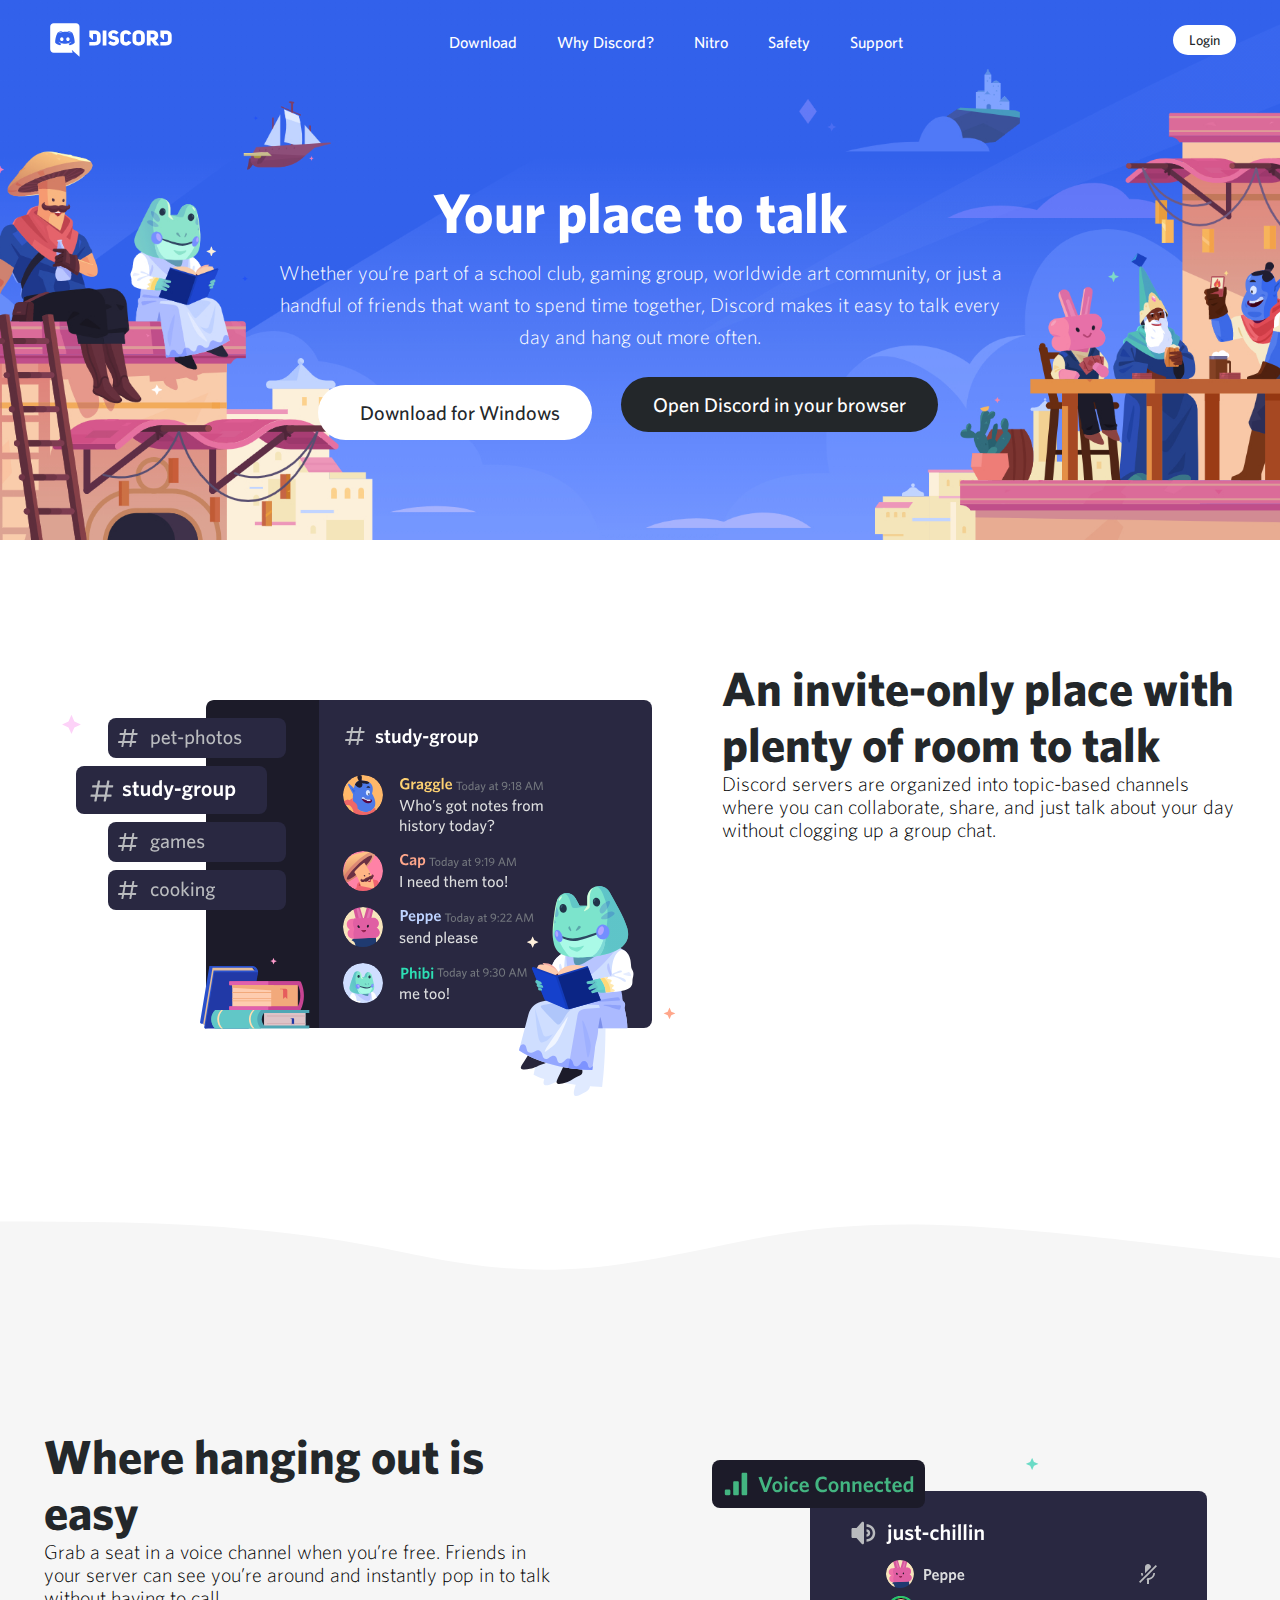
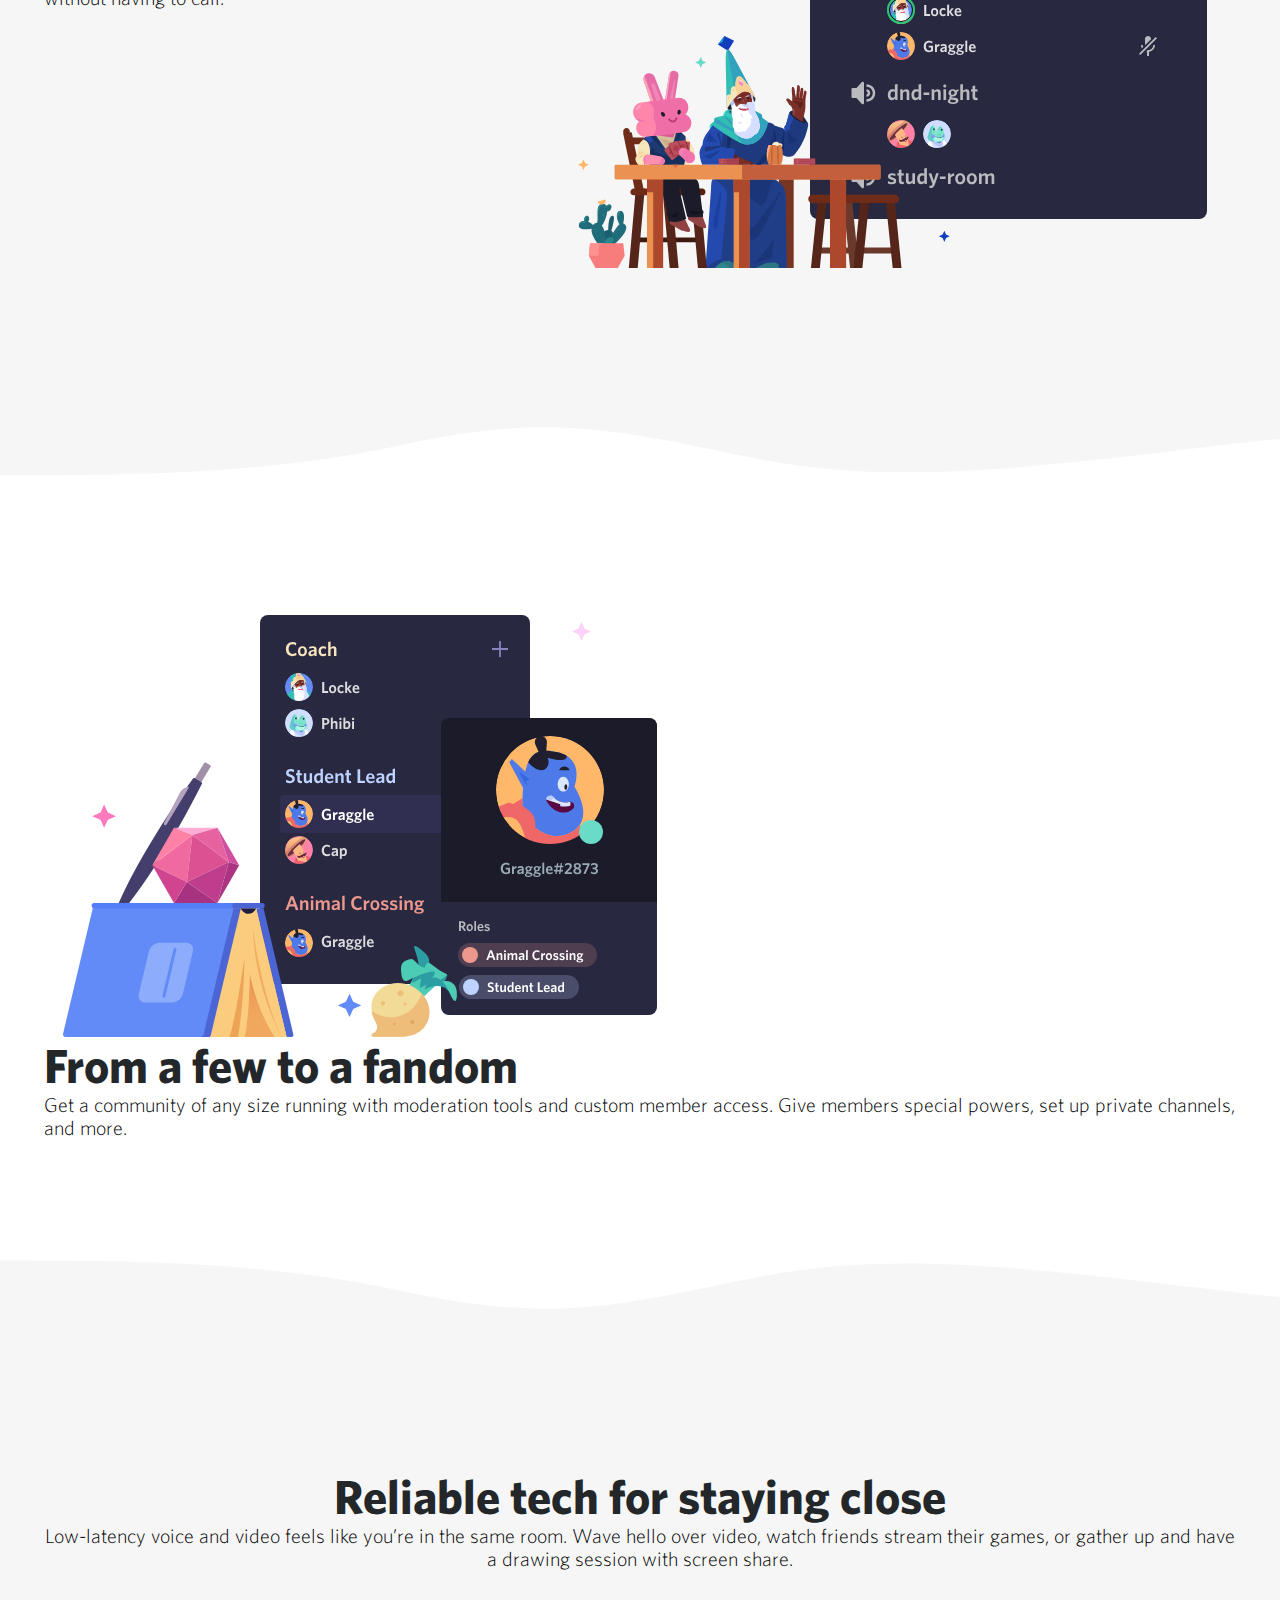
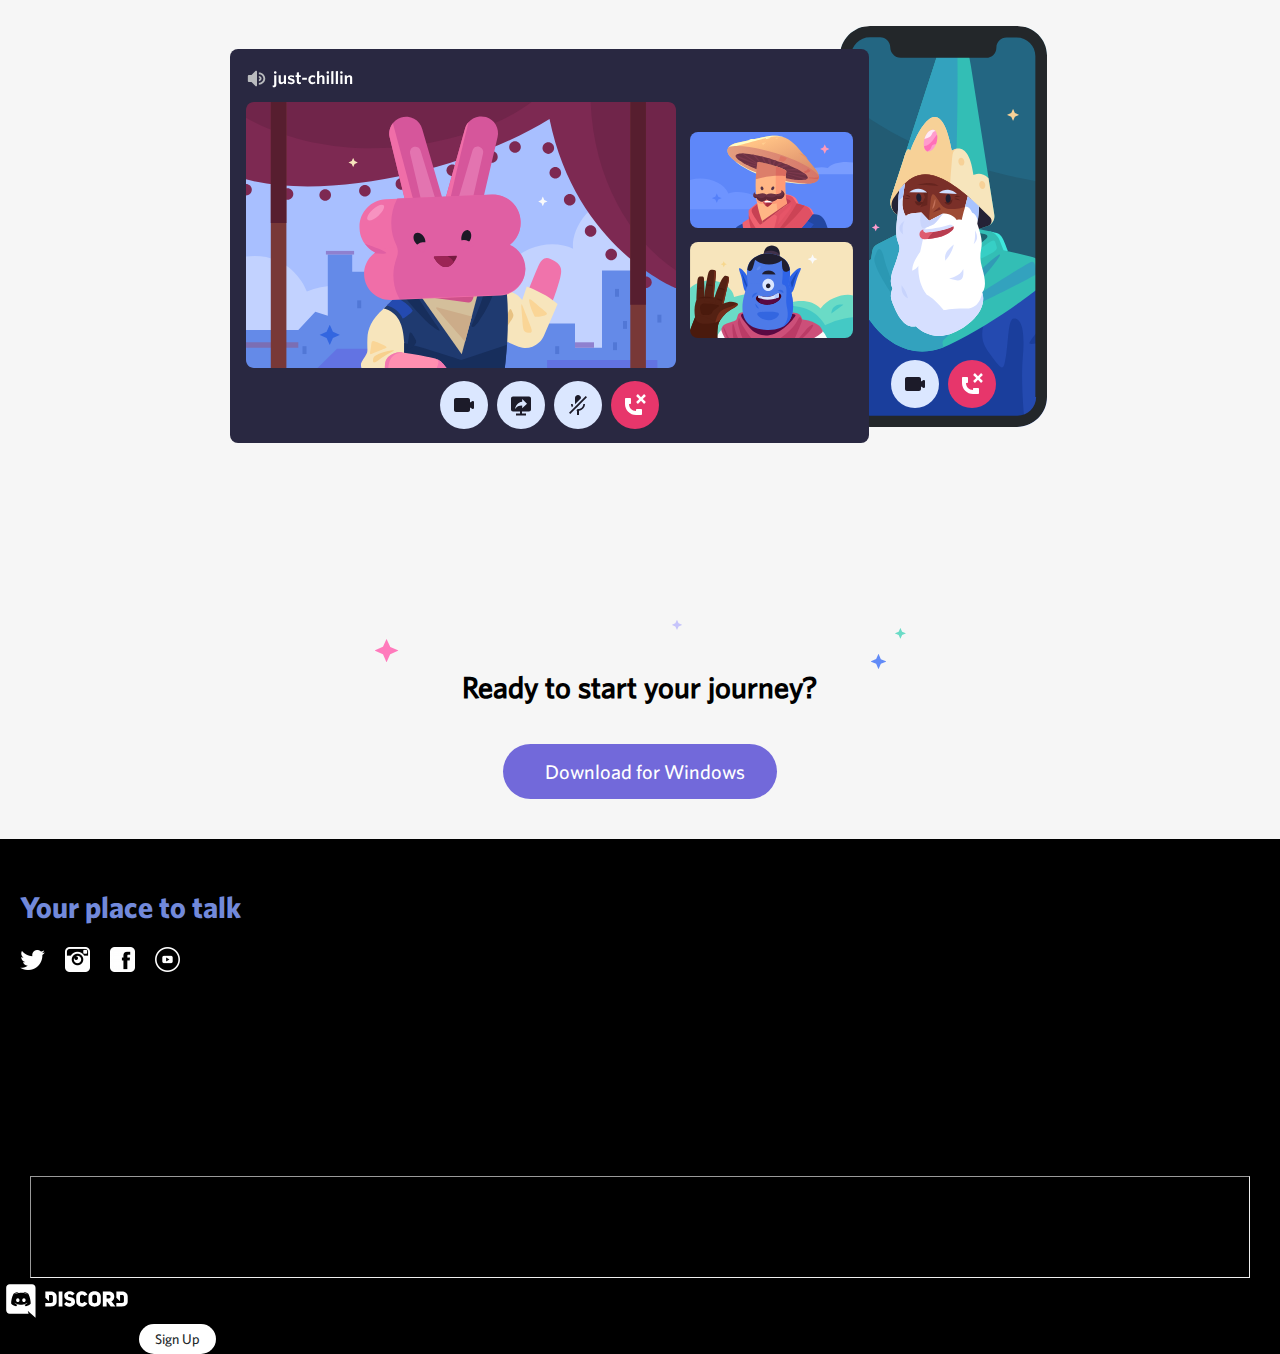
<file: Projects/Discord/index.html>
<!DOCTYPE html>
<html>
<head>
    <link href='https://unpkg.com/boxicons@2.0.7/css/boxicons.min.css' rel='stylesheet'>
    <title>Discord ! Your Place to talk and Hang Out</title>
    <meta charset="UTF-8">
    <meta name="viewport" content="width=device-width, initial-scale=1">
    <link rel="stylesheet" href="style.css"/>
    </head>
<body>
    <section class="hero">
    <header class="main-header container">
        <nav class="main-nav">
            <a href="#">
            <img class="logo" src="logo.svg" alt="">
            </a>
         <ul class="nav-list">
            <li><a href="#" class="nav-link">Download</a></li>
             <li><a href="#" class="nav-link">Why Discord?</a></li>
             <li><a href="#" class="nav-link">Nitro</a></li>
             <li><a href="#" class="nav-link">Safety</a></li>
             <li><a href="#" class="nav-link">Support</a></li>
            </ul>
            <div class="nav-items-right">
                <a href="#" class="btn btn-small btn-light">Login</a>
                <span class"moile-toggle">
                <i class='bx bx-menu btn-open'></i>
                </span>
            </div>
        </nav>
    </header>
        <div class"container">
         <div class="hero-content">
            <h1 class="title primary-title">Your place to talk</h1>
             <p class="hero-description">Whether you’re part of a school club, gaming group, worldwide art community, or just a handful of friends that want to spend time together, Discord makes it easy to talk every day and hang out more often.</p>
             
             <div class="hero-btn-group">
    <a href="#" class="btn btn-large btn-light"><i class="bx bx-downlod"></i> Download for Windows</a>
        <a href="#" class="btn btn-large btn-dark">Open Discord in your browser</a>
        </div> 
           </div>
        </div>
     
    </section>
    
    <section class="collaboration">
       <div class="container wrapper">
          <img src="section-1.svg" alt="">
           <div>
               <h2 class="title secondary-title">An invite-only place with plenty of room to talk</h2>
           <p>Discord servers are organized into topic-based channels where you can collaborate, share, and just talk about your day without clogging up a group chat.</p>
           </div>
        </div>
   </section>
    
    <svg
      class="wave"
      version="1.1"
      xmlns="http://www.w3.org/2000/svg"
      viewBox="0 0 1440 100"
      preserveAspectRatio="none"
    >
      -->
      <path
        class="wave-path"
        d="M826.337463,25.5396311 C670.970254,58.655965 603.696181,68.7870267 447.802481,35.1443383 C293.342778,1.81111414 137.33377,1.81111414 0,1.81111414 L0,150 L1920,150 L1920,1.81111414 C1739.53523,-16.6853983 1679.86404,73.1607868 1389.7826,37.4859505 C1099.70117,1.81111414 981.704672,-7.57670281 826.337463,25.5396311 Z"
        fill="currentColor"
      ></path>
    </svg>
    
     <section class="voice-channel">
       <div class="container wrapper">
          <img src="section-2.svg" alt="">
           <div>
               <h2 class="title secondary-title">Where hanging out is easy</h2>
           <p>Grab a seat in a voice channel when you’re free. Friends in your server can see you’re around and instantly pop in to talk without having to call.</p>
           </div>
        </div>
   </section>
    
     
    <svg
      class="wave wave-inverted"
      version="1.1"
      xmlns="http://www.w3.org/2000/svg"
      viewBox="0 0 1440 100"
      preserveAspectRatio="none"
    >
      -->
      <path
        class="wave-path"
        d="M826.337463,25.5396311 C670.970254,58.655965 603.696181,68.7870267 447.802481,35.1443383 C293.342778,1.81111414 137.33377,1.81111414 0,1.81111414 L0,150 L1920,150 L1920,1.81111414 C1739.53523,-16.6853983 1679.86404,73.1607868 1389.7826,37.4859505 C1099.70117,1.81111414 981.704672,-7.57670281 826.337463,25.5396311 Z"
        fill="currentColor"
      ></path>
    </svg>
    
    <section class="moderation-tools">
       <div class="container">
          <img src="section-3.svg" alt="">
           <div>
               <h2 class="title secondary-title">From a few to a fandom</h2>
           <p>Get a community of any size running with moderation tools and custom member access. Give members special powers, set up private channels, and more.</p>
           </div>
        </div>
   </section>
    
     <svg
      class="wave"
      version="1.1"
      xmlns="http://www.w3.org/2000/svg"
      viewBox="0 0 1440 100"
      preserveAspectRatio="none"
    >
      -->
      <path
        class="wave-path"
        d="M826.337463,25.5396311 C670.970254,58.655965 603.696181,68.7870267 447.802481,35.1443383 C293.342778,1.81111414 137.33377,1.81111414 0,1.81111414 L0,150 L1920,150 L1920,1.81111414 C1739.53523,-16.6853983 1679.86404,73.1607868 1389.7826,37.4859505 C1099.70117,1.81111414 981.704672,-7.57670281 826.337463,25.5396311 Z"
        fill="currentColor"
      ></path>
    </svg>
    
     <section class="video-call">
       <div class="container">
          
           <div>
               <h2 class="title secondary-title">Reliable tech for staying close</h2>
           <p>Low-latency voice and video feels like you’re in the same room. Wave hello over video, watch friends stream their games, or gather up and have a drawing session with screen share.</p>
           </div>
           <img src="section-4.svg" alt="">
        </div>
   </section>
    
    <section class="download">
     <div class="container">
        <img src="sparkles.svg" alt="">
        <h2>Ready to start your journey?</h2>
         <a href="#" class="btn btn-large btn-brand">
         <i class="bx bx-downlod"></i> Download for Windows
         </a>
        </div>
        
    </section>
    
    <section class="end">
        
            <p class="abc">Your place to talk</p><br>
       <div id="google_translate_element" style="padding-left: 2rem"></div>

       <script type="text/javascript">
          function googleTranslateElementInit() {
          new google.translate.TranslateElement({pageLanguage: 'en'}, 'google_translate_element');
          } 
       </script>

       <script type="text/javascript" src="//translate.google.com/translate_a/element.js?cb=googleTranslateElementInit"></script>
        
     <ul class="one">
          <li><a href="https://www.twitter.com/" target="_blank"><img src="twitter-icon-25.png" alt="Twitter" style="padding-right: 2rem"></a></li>
          <li><a href="https://www.instagram.com/" target="_blank"><img src="instagram-icon-25.png" alt="Instagram" style="padding-right: 2rem"></a></li>
          <li><a href="https://www.facebook.com/" target="_blank"><img src="facebook-icon-25.png" alt="Facebook"></a></li>
         <li><a href="https://www.youtube.com/" target="_blank"><img src="youtube-2-icon-25.png" alt="Youtube" style="padding-left: 2rem"></a></li>
    </ul>
    <footer><hr><div style="justify-content: space-between">
        <a href="#">
            <img class="logo" src="logo.svg" alt="" style="padding-bottom: 2rem">
            </a>
         <a href="#" class="btn btn-med">Sign Up</a>
        </div>
        </footer>
    </section>
    
   </body>
</html>
</file>
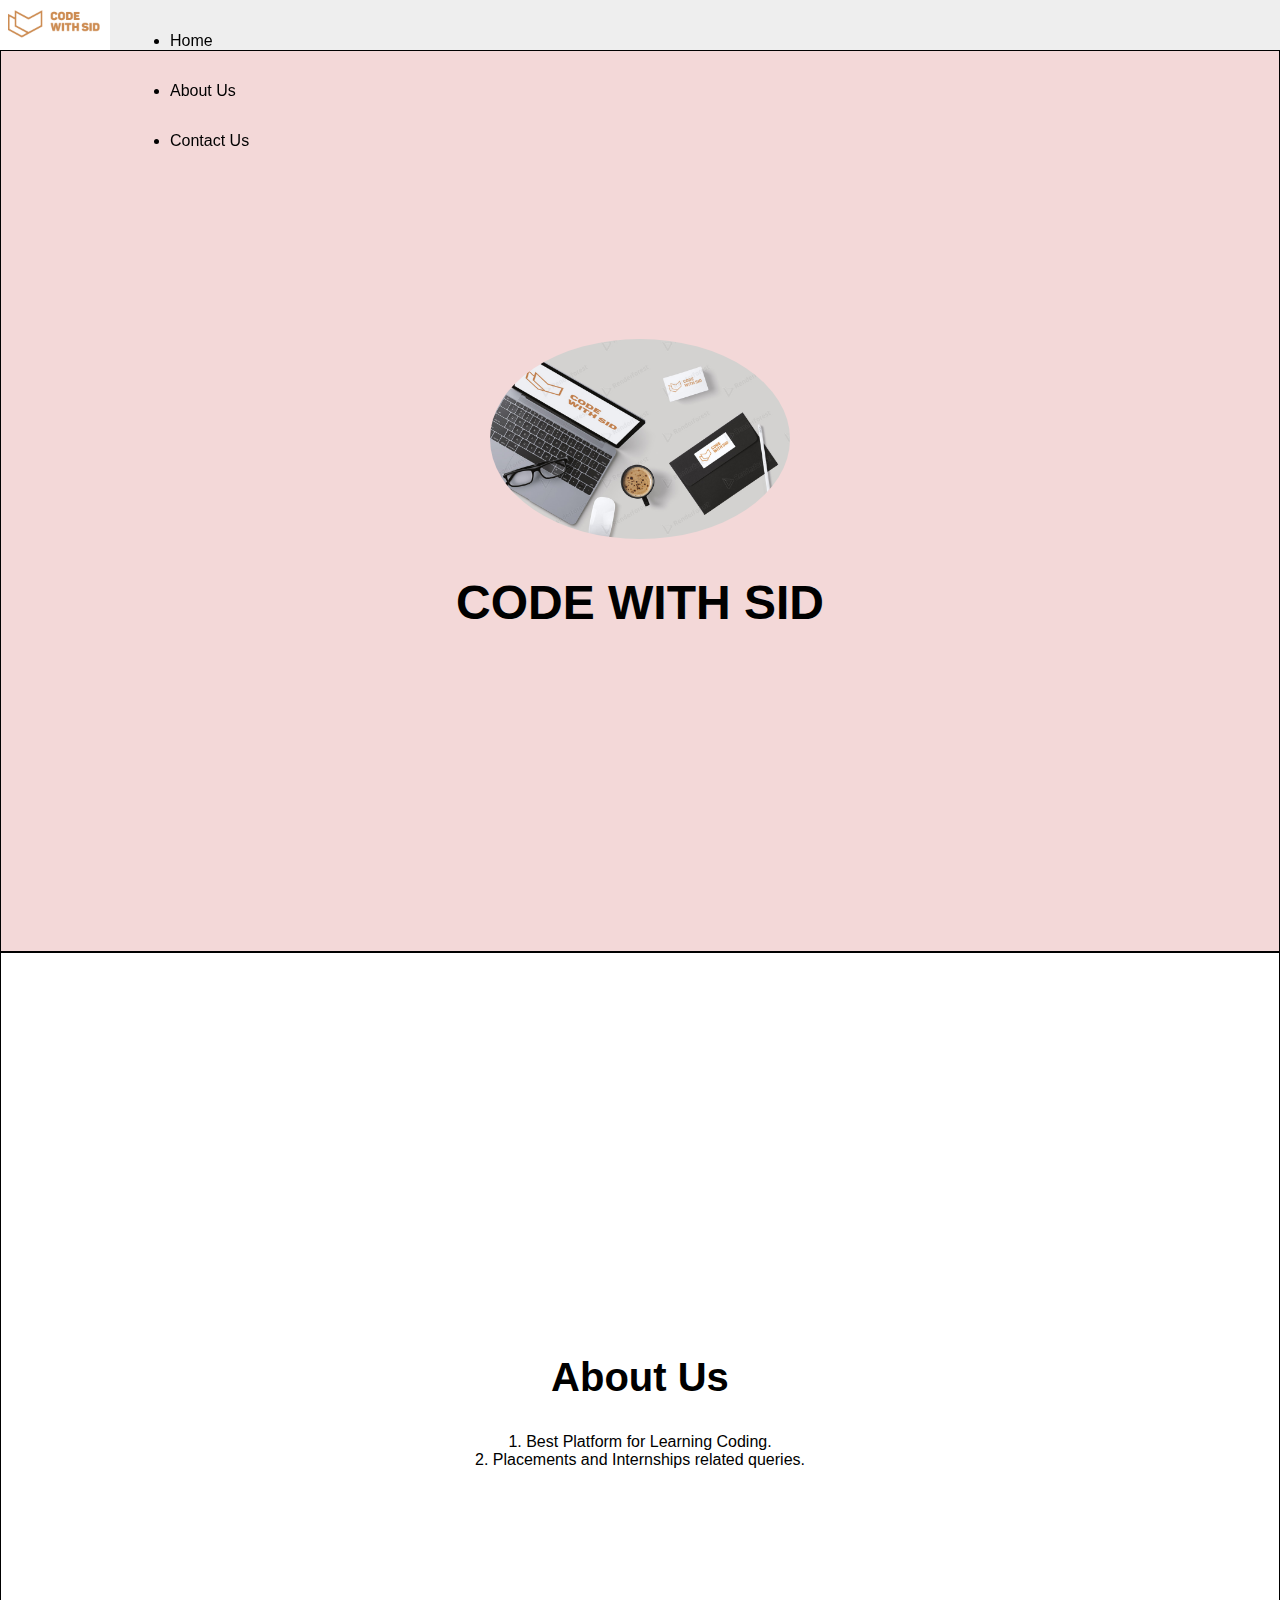
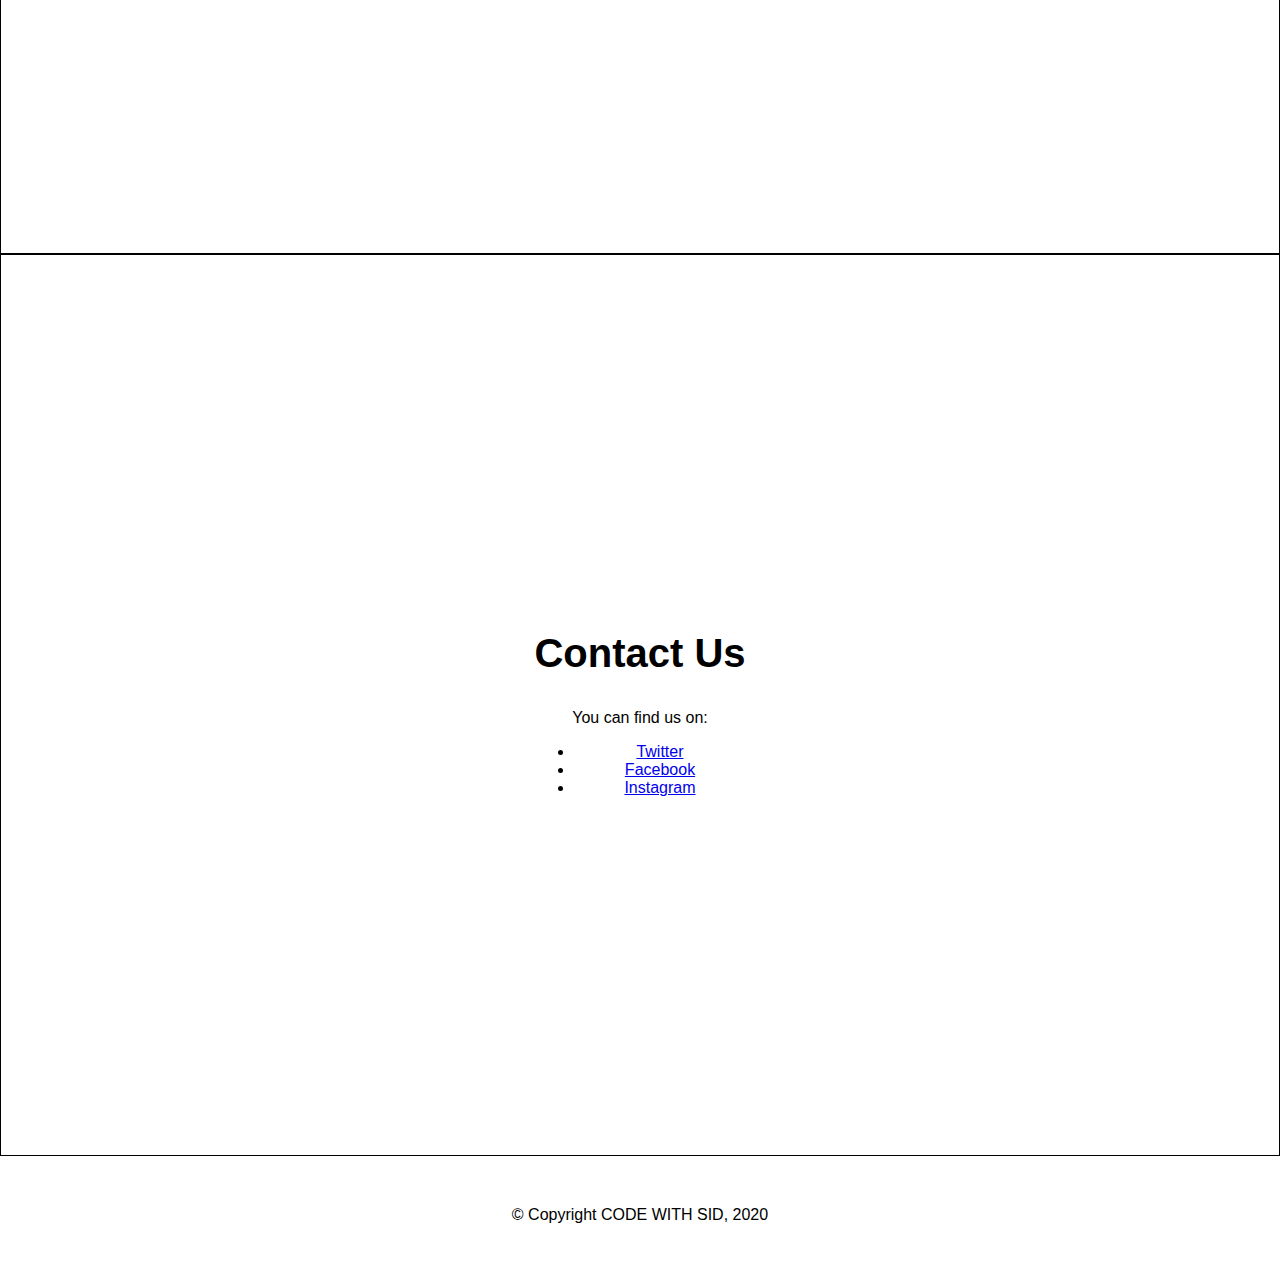
<file: Projects/Code with Sid/CODE WITH SID.html>
<!DOCTYPE html>
<html>

    <head>
    
    <title>CODE WITH SID</title>
    <link rel="stylesheet" type="text/css"
    href="style.css"> 
    
    </head>

    <body>
    <header>
        <img src="main%20logo.png"class="profile-img">
        <nav>
        <ul>
        <li><a href="#hero">Home</a></li>
        <li><a href="#about">About Us</a></li>
        <li><a href="#contact">Contact Us</a></li>    
        </ul>
        </nav>
        </header>
        <main>
            <section id="hero">
            <div class="section-inner">
                 <img src="PC%20logo.jpg"class="profile-img">
                <h1>CODE WITH SID</h1>
                </div>
            </section>
            <section id="about us">
                <div class="section-inner">
                <h2>About Us</h2>
                    <p>1. Best Platform for Learning Coding.<br>
                       2. Placements and Internships related queries.</p>
                </div>
            
            </section>        
            <section id="contact us">
                <div class="section-inner">
                <h2>Contact Us</h2>
                    <p>You can find us on:</p>
                    <ul>
                    <li><a href="http://www.twitter.com">Twitter</a></li>
                    <li><a href="http://www.facebook.com">Facebook</a></li>
                    <li><a href="http://www.instagram.com">Instagram</a></li>    
                    </ul>
                    
                </div>
            
            </section>
        </main>
    
   <footer>
     © Copyright CODE WITH SID, 2020   
        
   </footer> 
    
    
    </body>



</html>
</file>
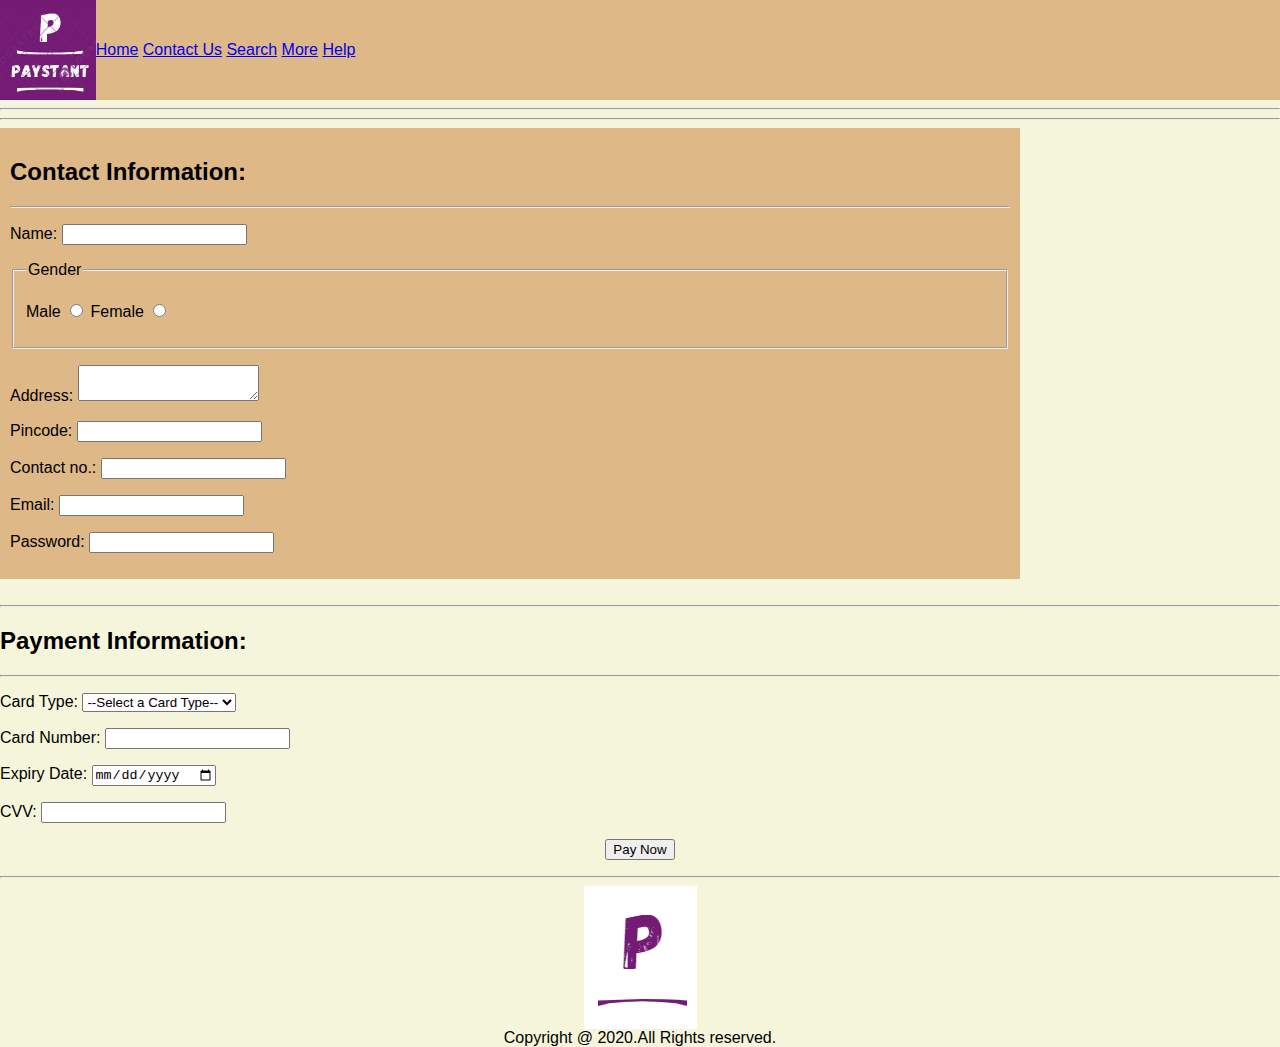
<file: Projects/Paystant/payment_form.html>
<!DOCTYPE html5>
<html>
<head>
<title>Paystant</title>
    <link rel="stylesheet" type="text/css" href="stylle.css">
    
    </head>
<header>
    <img src="pay.png" class="profile-img">
    <nav>
    <a href="#">Home</a>
     <a href="#">Contact Us</a>
     <a href="#">Search</a>
      <a href="#">More</a>
   <a href="#">Help</a>
 
    </nav></header>
    <body>
<form action="">
    <h1 align="center">Payment Form</h1><hr><hr>
    <div class="model1">
    <h2>Contact Information:</h2><hr>
    
    <p>Name: <input type="text" name="name"required></p>
    <fieldset><legend>Gender</legend><p>
        Male <input type="radio" name="gender"required>
        Female <input type="radio" name="gender"required>
    </p></fieldset>
    <p>Address: <textarea name="address" id="address"></textarea></p>
    <p>Pincode: <input type="number" name="number" id="number"required></p>
    <p>Contact no.: <input type="tel" name="tel" id="tel"required> </p>
    <p>Email: <input type="email" name="email" id="email"></p>
    <p>Password: <input type="password" name="password" id="password"></p>
        </div>
    <br><hr>
    <h2>Payment Information:</h2><hr>
    <p>Card Type:
       <select name="card_type" id="card_type"required>
          <option value="">--Select a Card Type--</option>
          <option value="visa">Visa</option>
          <option value="rupay">Rupay</option>
          <option value="mastercard">MasterCard</option>             
           
      </select>
    </p>
    <p>Card Number: <input type="number" name="card_number" id="card_number"required></p>
    <p>Expiry Date: <input type="date" name="exp_date" id="exp_date"required></p>
    <p>CVV: <input type="number" name="cvv" id="cvv"required></p>
    <p align="center"><input type="submit" value="Pay Now"></p>    
    
    
    </form>  <hr>
        <footer  align="center"><img src="pay%20logo.png"></footer>
        <footer align="center">Copyright @ 2020.All Rights reserved.</footer>
    
    
    </body>
</html>
</file>
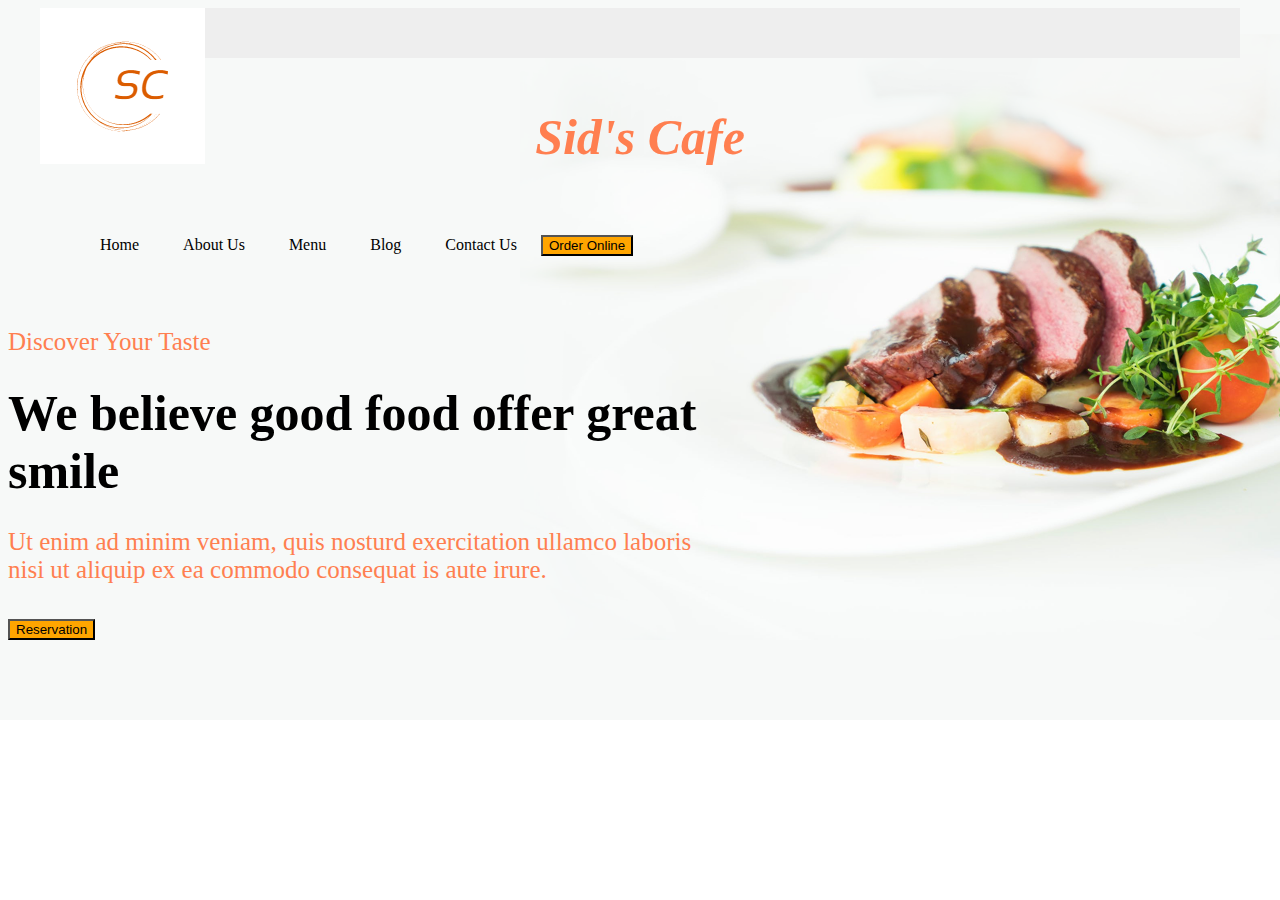
<file: Projects/Restaurant/web.html>
<!DOCTYPE html>
<html lang="en">
<head>
    <title>Assignment</title>
    <meta charset="UTF-8">
    <meta name="viewport" content="width=device-width, initial-scale=1">
    <link rel="stylesheet" href="1.css"> 
     </head>
    <body>
         <nav>
    <img src="main.png"class="profile-img">
        <ul>
       <li>Home</li>
        <li>About Us</li>
        <li>Menu</li>
        <li>Blog</li>    
        <li>Contact Us</li> 
            <input type="button" value="Order Online">
        </ul>
        </nav>
        <b><i><p>Sid's Cafe</p></i></b>
        <div>
        <a><br><br><br><br>Discover Your Taste<a><br><br>
        <b>We believe good food
            offer great<br> smile</b><br><br>
            Ut enim ad minim veniam, quis nosturd exercitation ullamco laboris <br> nisi ut aliquip ex ea commodo consequat is aute irure.<br><br>
            <input type="button" value="Reservation">
            
        </div>
    </body>
</html>
</file>
<file: Projects/Discord/style.css>
@font-face{
    font-family:"Whitney Light";
    src: url("./whitneylight.woff") format("woff");
}

@font-face{
    font-family:"Whitney Medium";
    src: url("./whitneymedium.woff") format("woff");
}

@font-face{
    font-family:"Whitney Bold";
    src: url("./whitneybold.woff") format("woff");
}

*{
    margin:0;
    padding:0;
    box-sizing:border-box;
}

li{
    list-style: none;
}

html{
    font-size: 62.5% ;
}

body{
    font-size: 2rem;
    font-family: "Whitney Light";
}

a{
    text-decoration: none;
    display: inline-block;
}

img{
    max-width: 100%;
    display: block;
}

.collaboration, .voice-channel, .moderation-tools, .video-call{
    padding: 5.6rem 0;
}

.voice-channel, .video-call, .download{
    background-color: #f6f6f6;
}

.btn{
   font-family:"Whitney Medium"; 
}


.hero{
    background-image: url(hero-bg.jpg);
    background-size: cover;
    background-position: center;
}

.main-header{
    height: 8rem;
}

.container{
    max-width: 126rem;
    margin: 0 auto;
    padding: 0 3.4rem;
}

.logo{
    width: 13.4rem;
}

.main-nav{
    height: 100%;
    display: flex;
    justify-content: space-between;
    align-items: center;
}

.nav-list{
    display: none;
}

.nav-items-right{
    display: flex;
    align-items: center;
}

.btn-small{
    font-size: 1.4rem;
    padding: 0.7rem 1.6rem;
    border-radius: 4rem;
}

.btn-light{
    background-color: #fff;
    color: #23272a; 
    transition: color 0.3s;
}

.btn:hover{
    box-shadow: 0 0.8rem 1.5rem rgba(0,0,0,0.2);
}

.btn-light :hover:{
    color: #7289da;
}

.mobile-toggle{
    color: #fff;
    font-size: 3rem;
    cursor: pointer;
    display: flex;
    margin-left: 1.5rem;
}

.hero-content{
    color: #fff;
    padding: 5.6rem 0;
}

.title{
    font-family: "Whitney Bold";
}

.primary-title{
    font-size: 4.8rem;
}

.hero-description{
    margin-top: 1.3rem;
    line-height: 3.2rem;
}

.hero-btn-group .btn-large{
    margin: 2.4rem 2.4rem 0 0;
    display: inline-flex;
}

.hero-btn-group .btn-light i{
     align-self: center;
    margin-left: 1rem;
}

.btn-large{
    padding: 1.6rem 3.2rem;
    border-radius: 4rem;
}

.btn-dark{
    background-color: #23272a;
    color: #fff;
}

.btn-dark:hover{
    background-color: #36393f;
}

.text-group{
    margin-top: 2rem;
}

.secondary-title{
    font-size: 4rem;
    color: #23272a;
}

.text-group p{
    line-height: 3.2rem;
    margin-top: 2rem;
}


.wave{
    color: #f6f6f6;
    display: block;
}

.wave-inverted{
    transform: matrix(1,0,0,-1,0,0);
}

.download{
    text-align: center;
}

.download h2{
    font-family:"Whitney Medium";
}

.btn-brand{
    font-family:"Whitney Medium";
    background-color: #7269da;
    color: #fff;
    margin: 4rem 0;
    display: inline-flex;
    transition: background-color 0.3s;
}

.btn-brand i{
    align-self: center;
    margin-right: 1rem;
}

.btn-brand:hover{
    background-color: #8ea1e1;
}

.download img{
    margin: 0 auto;
}

.end{
    background-color: black;
}

.abc{
     font-family:"Whitney Bold";
    font-size: 3rem;
     color:  #7289da;
    padding-left: 2rem;
    padding-top: 5rem;
}

.one{
    display: inline-flex;
    padding-left: 2rem;
    padding-bottom: 20rem;
    
}

hr{
    color: #7289da;
    padding-bottom: 10rem;
    margin-left: 3rem;
    margin-right: 3rem;
}

.btn-med{
    font-size: 1.4rem;
     padding: 0.7rem 1.6rem;
    border-radius: 4rem;
     background-color: #fff;
    color: #23272a; 
}

.btn-med :hover{
    box-shadow: 0 0.8rem 1.5rem rgba(0,0,0,0.2);
}




@media(min-width: 768px){
    .primary-title{
         font-size: 5.6rem;
    }
    
    .secondary-title{
         font-size: 4.8rem;
    }
    
    .collaboration, .voice-channel, .moderation-tools, .video-call{
    padding: 6.5rem 0;
    }
    
    .wrapper{
        display: flex;
        justify-content: space-between;
    }
    
    .wrapper img{
        max-width: 60%;
    }
    
    .wrapper.text-group{
        max-width: 40%;
        padding: 0 1rem;
        margin: auto 0;
    }
    
    .voice-channel .wrapper{
        flex-direction: row-reverse;
    }
    
    .video-call{
        text-align: center;
    }
    
    .video-call img{
        margin: 0 auto;
    }
    
    .hero-content{
        width: 60rem;
    }
   
}

@media(min-width: 1024px){
     .collaboration, .voice-channel, .moderation-tools, .video-call{
    padding: 12rem 0;
    }
    
    .btn-open{
        display: none;
    }
    
    .nav-list{
        display: flex;
    }
    
    .nav-list a{
        color: #fff;
        font-size: 1.6rem;
        margin: 0 2rem;
        font-family:"Whitney Medium";
    }
    
    .nav-list a:hover{
        text-decoration: underline;
    }
    
    .hero-content{
        text-align: center;
        width: 75rem;
        margin: 0 auto;
        padding: 10rem 0;
    }
}
</file>
<file: Projects/Code with Sid/style.css>
body {

margin: 0;

margin-top: 50px;

font-family: sans-serif;

}


header {

display: flex;

position: fixed;

top: 0;

left: 0;

right: 0;

height: 50px;

line-height: 50px;

background-color: #eee;

}

 

header*{

display: inline;

height: 50px;

}

 

headerul {

padding: 0;

}

 

header li {

margin-left: 20px;

}

 

section {

height: 100vh;

border: 1px solid black;

display: flex;

justify-content: center;

align-items: center;

text-align: center;

 

background-size: cover; 

background-position: center; 

background-repeat: no-repeat;

background-attachment: fixed; 

}

 

#hero .profile-img {

width: 300px;

border-radius: 50%;

}

 

footer {

text-align: center;

padding: 50px;

}

 

#hero h1 {

font-size: 3em;

}

 

section h2 {

font-size: 2.5em;

}

 

section h3 {

font-size: 1.5em;

}

 

header a {

text-decoration: none;

color: black;

}



#hero {

    background-image: url('file:///C:/Users/user/Desktop/code%20with%20sid.html/pexels-johannes-plenio-1103970.jpg');
    background-color: rgba(239, 203, 203, 0.75);

}

 

#about {

    background-image: linear-gradient(rgba(255,255,255,0.75),rgba(255,255,255,0.75)), url('');

}

 

#contact {

    background-image: linear-gradient(rgba(255,255,255,0.75),rgba(255,255,255,0.75)), url('');

}
</file>
<file: Projects/Paystant/stylle.css>
body{

margin: 0;

margin-top: 50px;

font-family: sans-serif;

    background-color:beige
}


header{
    display: flex;

position: fixed;

top: 0;

left: 0;

right: 0;

height: 100px;

line-height: 100px;
    background-color:burlywood
}
h1{
    background-color:bisque
}

nav {
    text-decoration-color: black
    font-family: sans-serif
}

footer {
    width=50px
    height=20px
}
.model1{
    width: 1000px;
    padding: 10px;
    border:10px ;
   background-color: burlywood
}


p {
    color: black
}

div {
   
}
</file>
<file: Projects/Restaurant/1.css>
body{
    font-family: 'Josefin Sans';
    background-image: url(pic.png);
    background-repeat: no-repeat;
    background-size: cover;
}
ul li{
     display: inline-block;
    margin: 20px;  
}

.profile-img{
    margin-right: 700px;
}
nav{
    
    max-width: 1200px;
    margin: 0 auto;
    top: 0;
    left: 0;
    right: 0;
    height: 50px;
    line-height: 50px;
    background-color: #eee;
}

p{
    color: coral;
    font-size: 50px;
    text-align: center;
}


b{
    color: black;
    font-size: 50px;
}


 
a{
    font-size: 25px;
    color: coral;
    text-align: left;
}


input {
    background-color: orange;
}
</file>
